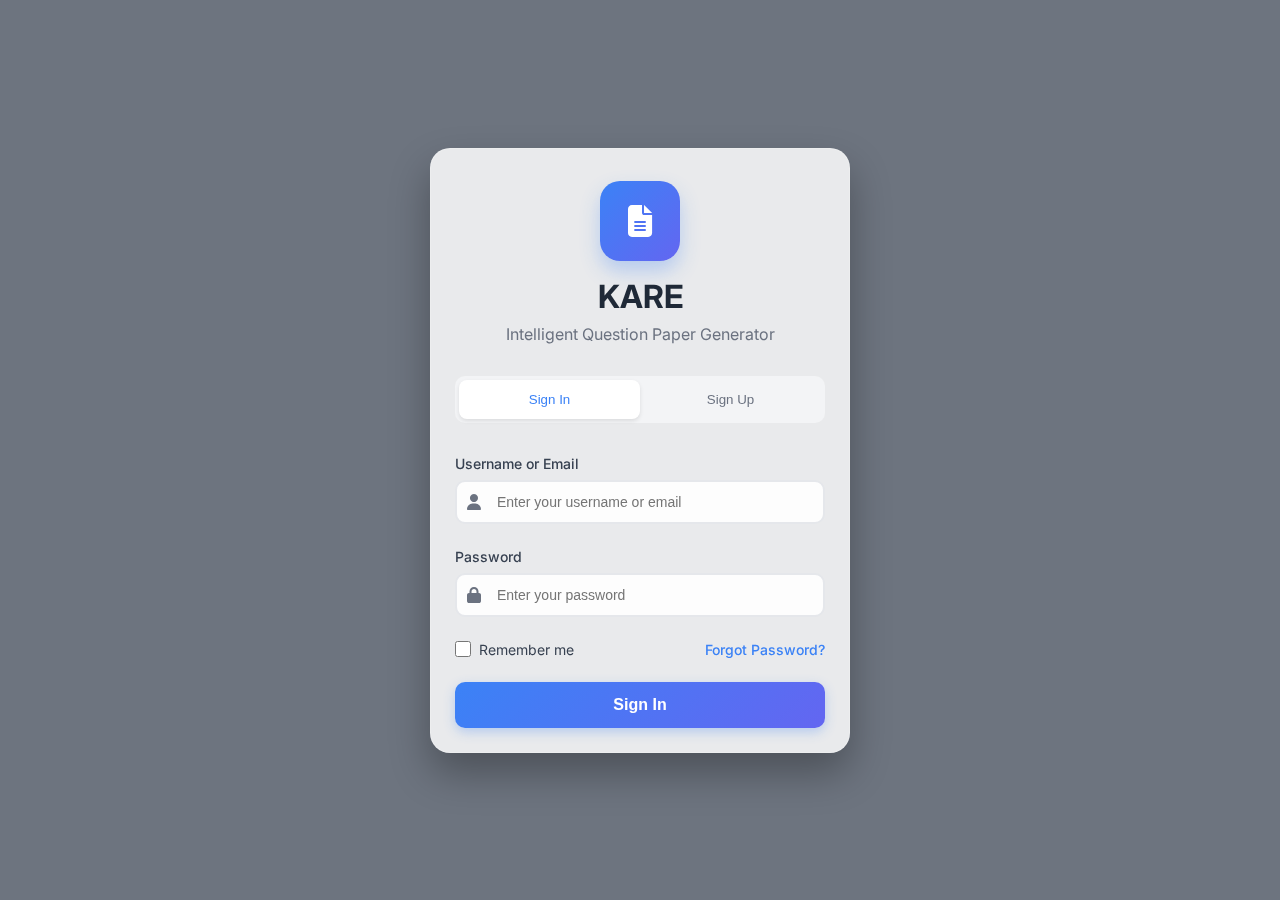
<file: index.html>
<!DOCTYPE html>
<html lang="en">
<head>
    <meta charset="UTF-8">
    <meta name="viewport" content="width=device-width, initial-scale=1.0">
    <title>KARE Paper AI - Question Paper Generator</title>
    <link rel="stylesheet" href="styles.css">
    <link href="https://fonts.googleapis.com/css2?family=Inter:wght@300;400;500;600;700&display=swap" rel="stylesheet">
    <link rel="stylesheet" href="https://cdnjs.cloudflare.com/ajax/libs/font-awesome/6.4.0/css/all.min.css">
</head>
<body>
    <!-- Header -->
    <header class="header">
        <div class="container">
            <div class="header-content">
                <div class="logo-section">
                    <div class="logo-icon">
                        <i class="fas fa-file-alt"></i>
                    </div>
                    <div class="logo-text">
                        <h1>KARE Paper AI</h1>
                        <p>Intelligent Question Paper Generator</p>
                    </div>
                </div>
                <nav class="nav-tabs">
                    <button class="nav-tab active" data-tab="generator">
                        <i class="fas fa-file-alt"></i>
                        <span>Generator</span>
                    </button>
                    <button class="nav-tab" data-tab="upload">
                        <i class="fas fa-upload"></i>
                        <span>Upload PDFs</span>
                    </button>
                    <button class="nav-tab" data-tab="ai-assistant">
                        <i class="fas fa-brain"></i>
                        <span>AI Assistant</span>
                    </button>
                </nav>
                <div class="user-section">
                    <div class="user-dropdown">
                        <button class="user-info" id="userDropdownBtn">
                            <i class="fas fa-user-circle"></i>
                            <span id="username-display">User</span>
                            <i class="fas fa-chevron-down"></i>
                        </button>
                        <div class="dropdown-menu" id="userDropdownMenu">
                            <div class="dropdown-header">
                                <div class="user-avatar">
                                    <i class="fas fa-user-circle"></i>
                                </div>
                                <div class="user-details">
                                    <div class="user-name" id="dropdown-name">User Name</div>
                                    <div class="user-email" id="dropdown-email">user@email.com</div>
                                </div>
                            </div>
                            <div class="dropdown-divider"></div>
                            <button class="dropdown-item" onclick="openSettings()">
                                <i class="fas fa-cog"></i>
                                <span>Settings</span>
                            </button>
                            <button class="dropdown-item" onclick="logout()">
                                <i class="fas fa-sign-out-alt"></i>
                                <span>Sign Out</span>
                            </button>
                        </div>
                    </div>
                </div>
            </div>
        </div>
    </header>

    <!-- Main Content -->
    <main class="main">
        <div class="container">
            <!-- Generator Tab -->
            <div id="generator" class="tab-content active">
                <!-- Welcome Screen -->
                <div id="welcome-screen" class="welcome-screen">
                    <div class="welcome-card">
                        <div class="welcome-icon">
                            <i class="fas fa-graduation-cap"></i>
                        </div>
                        <h2>Welcome to KARE Paper AI Generator</h2>
                        <p>Create professional question papers with AI assistance</p>
                        <div class="welcome-actions">
                            <button id="start-creating" class="btn btn-primary btn-large">
                                <i class="fas fa-plus"></i>
                                Start Creating Question Paper
                            </button>
                            <button id="go-to-upload" class="btn btn-secondary btn-large">
                                <i class="fas fa-upload"></i>
                                Upload PDFs
                            </button>
                        </div>
                    </div>
                </div>

                <!-- Paper Creation Form -->
                <div id="paper-form" class="paper-form hidden">
                    <!-- Course Details -->
                    <div class="form-section">
                        <div class="section-header">
                            <i class="fas fa-book"></i>
                            <h3>Course Details</h3>
                        </div>
                        <div class="form-grid">
                            <div class="form-group full-width">
                                <label for="university-name">University Name</label>
                                <input type="text" id="university-name" placeholder="Enter university name">
                            </div>
                            <div class="form-group">
                                <label for="course-code">Course Code</label>
                                <input type="text" id="course-code" placeholder="e.g., 21UMAT1303">
                            </div>
                            <div class="form-group span-2">
                                <label for="course-name">Course Name</label>
                                <input type="text" id="course-name" placeholder="Enter course name">
                            </div>
                            <div class="form-group">
                                <label for="degree">Degree</label>
                                <select id="degree">
                                    <option value="">Select Degree</option>
                                    <option value="B.Tech">B.Tech</option>
                                    <option value="M.Tech">M.Tech</option>
                                    <option value="B.Sc">B.Sc</option>
                                    <option value="M.Sc">M.Sc</option>
                                    <option value="MBA">MBA</option>
                                    <option value="MCA">MCA</option>
                                </select>
                            </div>
                            <div class="form-group">
                                <label for="year">Year</label>
                                <select id="year">
                                    <option value="">Select Year</option>
                                    <option value="I">I</option>
                                    <option value="II">II</option>
                                    <option value="III">III</option>
                                    <option value="IV">IV</option>
                                </select>
                            </div>
                            <div class="form-group">
                                <label for="semester">Semester</label>
                                <select id="semester">
                                    <option value="">Select Semester</option>
                                    <option value="I">I</option>
                                    <option value="II">II</option>
                                </select>
                            </div>
                            <div class="form-group">
                                <label for="duration">Duration</label>
                                <input type="text" id="duration" placeholder="e.g., 90 Minutes">
                            </div>
                            <div class="form-group">
                                <label for="max-marks">Maximum Marks</label>
                                <input type="number" id="max-marks" placeholder="50">
                            </div>
                            <div class="form-group">
                                <label for="exam-date">Date</label>
                                <input type="date" id="exam-date">
                            </div>
                            <div class="form-group">
                                <label for="session">Session</label>
                                <select id="session">
                                    <option value="">Select Session</option>
                                    <option value="FN">FN (Forenoon)</option>
                                    <option value="AN">AN (Afternoon)</option>
                                    <option value="EVE">EVE (Evening)</option>
                                </select>
                            </div>
                            <div class="form-group">
                                <label for="set-number">Set Number</label>
                                <input type="text" id="set-number" placeholder="03">
                            </div>
                            <div class="form-group">
                                <label for="exam-type">Examination Type</label>
                                <select id="exam-type">
                                    <option value="">Select Type</option>
                                    <option value="SESSIONAL EXAMINATION - I">Sessional Examination - I</option>
                                    <option value="SESSIONAL EXAMINATION - II">Sessional Examination - II</option>
                                    <option value="END SEMESTER EXAMINATION">End Semester Examination</option>
                                    <option value="SURPRISE TEST">Surprise Test</option>
                                </select>
                            </div>
                        </div>
                    </div>

                    <!-- Course Outcomes -->
                    <div class="form-section">
                        <div class="section-header">
                            <i class="fas fa-target"></i>
                            <h3>Course Outcomes (COs)</h3>
                            <button id="add-co" class="btn btn-success btn-small">
                                <i class="fas fa-plus"></i>
                                Add CO
                            </button>
                        </div>
                        <div id="course-outcomes" class="course-outcomes">
                            <!-- Course outcomes will be added dynamically -->
                        </div>
                    </div>

                    <!-- Questions Section -->
                    <div class="form-section">
                        <div class="section-header">
                            <i class="fas fa-question-circle"></i>
                            <h3>Questions</h3>
                        </div>
                        
                        <!-- Part A -->
                        <div class="question-part">
                            <div class="part-header">
                                <h4>Part A - Short Answer Questions</h4>
                                <button id="add-part-a" class="btn btn-primary btn-small">
                                    <i class="fas fa-plus"></i>
                                    Add Question
                                </button>
                            </div>
                            <div id="part-a-questions" class="questions-container">
                                <!-- Part A questions will be added dynamically -->
                            </div>
                        </div>

                        <!-- Part B -->
                        <div class="question-part">
                            <div class="part-header">
                                <h4>Part B - Long Answer Questions</h4>
                                <button id="add-part-b" class="btn btn-primary btn-small">
                                    <i class="fas fa-plus"></i>
                                    Add Question
                                </button>
                            </div>
                            <div id="part-b-questions" class="questions-container">
                                <!-- Part B questions will be added dynamically -->
                            </div>
                        </div>
                    </div>

                    <!-- Bloom's Taxonomy -->
                    <div class="form-section">
                        <div class="section-header">
                            <i class="fas fa-chart-bar"></i>
                            <h3>Bloom's Taxonomy Assessment</h3>
                        </div>
                        <div class="bloom-table-container">
                            <table class="bloom-table">
                                <thead>
                                    <tr>
                                        <th>Cognitive Level</th>
                                        <th>Target Marks</th>
                                        <th>Current Marks</th>
                                        <th>Difference</th>
                                        <th>Status</th>
                                    </tr>
                                </thead>
                                <tbody id="bloom-table-body">
                                    <!-- Bloom's taxonomy rows will be populated dynamically -->
                                </tbody>
                            </table>
                        </div>
                    </div>

                    <!-- Preview Section -->
                    <div class="form-section">
                        <div class="section-header">
                            <i class="fas fa-eye"></i>
                            <h3>Question Paper Preview</h3>
                            <div class="preview-actions">
                                <button id="generate-preview" class="btn btn-primary">
                                    <i class="fas fa-sync"></i>
                                    Generate Preview
                                </button>
                                <button id="download-pdf" class="btn btn-success">
                                    <i class="fas fa-download"></i>
                                    Download PDF
                                </button>
                            </div>
                        </div>
                        <div id="paper-preview" class="paper-preview">
                            <!-- Preview will be generated here -->
                        </div>
                    </div>
                </div>
            </div>

            <!-- Upload PDFs Tab -->
            <div id="upload" class="tab-content">
                <div class="upload-section">
                    <div class="upload-header">
                        <div class="upload-title">
                            <i class="fas fa-upload"></i>
                            <h2>Upload PDF Files</h2>
                        </div>
                        <p>Upload PDF files to generate difficulty-based question papers</p>
                    </div>

                    <!-- Upload Area -->
                    <div class="upload-area" id="upload-area">
                        <div class="upload-content">
                            <i class="fas fa-cloud-upload-alt"></i>
                            <h3>Drop PDF files here or click to browse</h3>
                            <p>Upload multiple PDF files for analysis</p>
                            <input type="file" id="file-input" multiple accept=".pdf" hidden>
                            <button class="btn btn-primary" onclick="document.getElementById('file-input').click()">
                                <i class="fas fa-folder-open"></i>
                                Choose Files
                            </button>
                        </div>
                    </div>

                    <!-- Upload Progress -->
                    <div id="upload-progress" class="upload-progress hidden">
                        <h3>Upload Progress</h3>
                        <div class="progress-bar">
                            <div class="progress-fill" id="progress-fill"></div>
                        </div>
                        <p id="progress-text">0% Complete</p>
                    </div>

                    <!-- Uploaded Files -->
                    <div id="uploaded-files" class="uploaded-files hidden">
                        <div class="section-header">
                            <i class="fas fa-file-pdf"></i>
                            <h3>Uploaded Files</h3>
                            <button id="analyze-files" class="btn btn-success">
                                <i class="fas fa-brain"></i>
                                Analyze Files
                            </button>
                        </div>
                        <div id="files-list" class="files-list">
                            <!-- Uploaded files will be listed here -->
                        </div>
                    </div>

                    <!-- Analysis Results -->
                    <div id="analysis-results" class="analysis-results hidden">
                        <div class="section-header">
                            <i class="fas fa-chart-line"></i>
                            <h3>Generated Question Papers</h3>
                        </div>
                        
                        <div class="analysis-summary">
                            <div class="summary-card">
                                <i class="fas fa-file-alt"></i>
                                <h4>Files Analyzed</h4>
                                <span id="files-count">0</span>
                            </div>
                            <div class="summary-card">
                                <i class="fas fa-layer-group"></i>
                                <h4>Papers Generated</h4>
                                <span>3</span>
                            </div>
                        </div>

                        <!-- Generated Papers -->
                        <div class="generated-papers">
                            <div class="papers-grid">
                                <!-- Easy Paper -->
                                <div class="paper-card easy">
                                    <div class="paper-header">
                                        <i class="fas fa-leaf"></i>
                                        <h4>Easy Level</h4>
                                        <span class="difficulty-badge easy">Easy</span>
                                    </div>
                                    <div class="paper-content">
                                        <p id="easy-paper-name">PDF content will be displayed here</p>
                                    </div>
                                    <div class="paper-actions">
                                        <button class="btn btn-outline preview-paper" data-level="easy">
                                            <i class="fas fa-eye"></i>
                                            Preview
                                        </button>
                                        <button class="btn btn-success download-paper" data-level="easy">
                                            <i class="fas fa-download"></i>
                                            Download
                                        </button>
                                    </div>
                                </div>

                                <!-- Medium Paper -->
                                <div class="paper-card medium">
                                    <div class="paper-header">
                                        <i class="fas fa-balance-scale"></i>
                                        <h4>Medium Level</h4>
                                        <span class="difficulty-badge medium">Medium</span>
                                    </div>
                                    <div class="paper-content">
                                        <p id="medium-paper-name">PDF content will be displayed here</p>
                                    </div>
                                    <div class="paper-actions">
                                        <button class="btn btn-outline preview-paper" data-level="medium">
                                            <i class="fas fa-eye"></i>
                                            Preview
                                        </button>
                                        <button class="btn btn-success download-paper" data-level="medium">
                                            <i class="fas fa-download"></i>
                                            Download
                                        </button>
                                    </div>
                                </div>

                                <!-- Hard Paper -->
                                <div class="paper-card hard">
                                    <div class="paper-header">
                                        <i class="fas fa-fire"></i>
                                        <h4>Hard Level</h4>
                                        <span class="difficulty-badge hard">Hard</span>
                                    </div>
                                    <div class="paper-content">
                                        <p id="hard-paper-name">PDF content will be displayed here</p>
                                    </div>
                                    <div class="paper-actions">
                                        <button class="btn btn-outline preview-paper" data-level="hard">
                                            <i class="fas fa-eye"></i>
                                            Preview
                                        </button>
                                        <button class="btn btn-success download-paper" data-level="hard">
                                            <i class="fas fa-download"></i>
                                            Download
                                        </button>
                                    </div>
                                </div>
                            </div>
                        </div>
                    </div>
                </div>
            </div>

            <!-- AI Assistant Tab -->
            <div id="ai-assistant" class="tab-content">
                <div class="ai-assistant">
                    <div class="ai-header">
                        <div class="ai-title">
                            <i class="fas fa-brain"></i>
                            <h2>AI Assistant</h2>
                        </div>
                        <p>Ask me anything! I'm here to help with education, mathematics, science, and more</p>
                    </div>

                    <!-- Quick Actions -->
                    <div class="quick-actions">
                        <h3>Quick Actions</h3>
                        <div class="action-grid" id="quick-actions-grid">
                            <!-- Quick actions will be populated dynamically -->
                        </div>
                    </div>

                    <!-- Chat Interface -->
                    <div class="chat-container">
                        <div class="chat-messages" id="chat-messages">
                            <div class="message assistant-message">
                                <div class="message-avatar">
                                    <i class="fas fa-robot"></i>
                                </div>
                                <div class="message-content">
                                    <p>Hello! I'm your AI assistant. I can help you with mathematics, science, education, study tips, career guidance, and much more. What would you like to know?</p>
                                </div>
                            </div>
                        </div>
                        <div class="chat-input">
                            <input type="text" id="chat-input" placeholder="Ask me anything...">
                            <button id="send-message" class="btn btn-primary">
                                <i class="fas fa-paper-plane"></i>
                            </button>
                        </div>
                    </div>
                </div>
            </div>
        </div>
    </main>

    <!-- Settings Modal -->
    <div id="settings-modal" class="modal hidden">
        <div class="modal-content">
            <div class="modal-header">
                <h3>Settings</h3>
                <button class="modal-close" onclick="closeSettings()">
                    <i class="fas fa-times"></i>
                </button>
            </div>
            <div class="modal-body">
                <div class="settings-section">
                    <h4>General Settings</h4>
                    <div class="form-grid">
                        <div class="form-group">
                            <label for="default-university">Default University</label>
                            <input type="text" id="default-university" value="Kalasalingam Academy of Research and Education">
                        </div>
                        <div class="form-group">
                            <label for="default-duration">Default Duration</label>
                            <select id="default-duration">
                                <option value="60 Minutes">60 Minutes</option>
                                <option value="90 Minutes" selected>90 Minutes</option>
                                <option value="120 Minutes">120 Minutes</option>
                                <option value="180 Minutes">180 Minutes</option>
                            </select>
                        </div>
                        <div class="form-group">
                            <label for="default-marks">Default Maximum Marks</label>
                            <select id="default-marks">
                                <option value="50" selected>50</option>
                                <option value="75">75</option>
                                <option value="100">100</option>
                                <option value="150">150</option>
                            </select>
                        </div>
                        <div class="form-group">
                            <label for="max-files">Maximum Files per Upload</label>
                            <select id="max-files">
                                <option value="5">5 Files</option>
                                <option value="10" selected>10 Files</option>
                                <option value="15">15 Files</option>
                                <option value="20">20 Files</option>
                            </select>
                        </div>
                    </div>
                </div>
            </div>
            <div class="modal-footer">
                <button class="btn btn-secondary" onclick="closeSettings()">Cancel</button>
                <button class="btn btn-success" onclick="saveSettings()">Save Settings</button>
            </div>
        </div>
    </div>

    <!-- Paper Preview Modal -->
    <div id="preview-modal" class="modal hidden">
        <div class="modal-content">
            <div class="modal-header">
                <h3 id="modal-title">Paper Preview</h3>
                <button class="modal-close" onclick="closePreviewModal()">
                    <i class="fas fa-times"></i>
                </button>
            </div>
            <div class="modal-body" id="modal-body">
                <!-- Preview content will be inserted here -->
            </div>
            <div class="modal-footer">
                <button class="btn btn-secondary" onclick="closePreviewModal()">Close</button>
                <button class="btn btn-success" id="modal-download">
                    <i class="fas fa-download"></i>
                    Download
                </button>
            </div>
        </div>
    </div>

    <script src="script.js"></script>
</body>
</html>
</file>
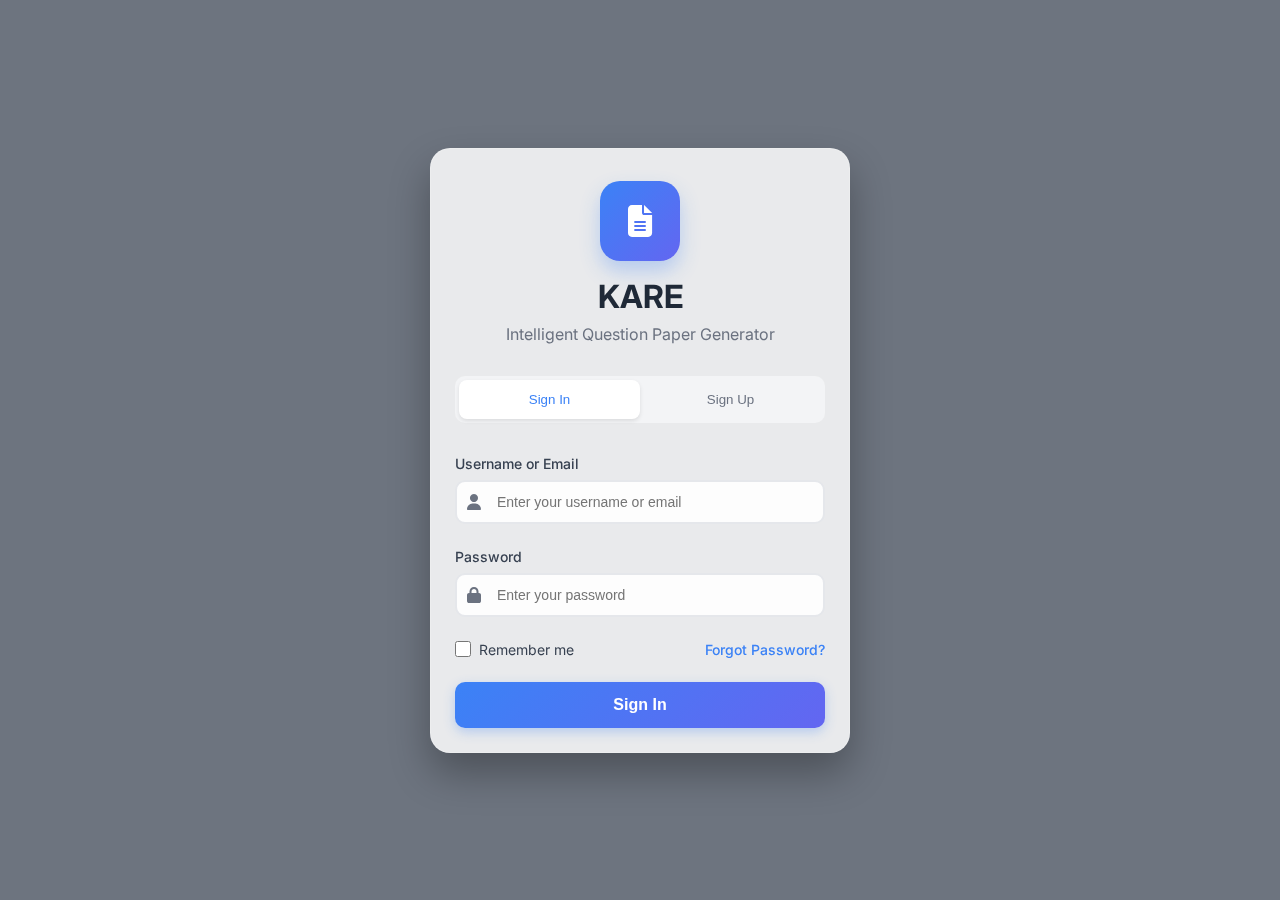
<file: login.html>
<!DOCTYPE html>
<html lang="en">
<head>
    <meta charset="UTF-8">
    <meta name="viewport" content="width=device-width, initial-scale=1.0">
    <title>KARE Paper System - Login</title>
    <link href="https://fonts.googleapis.com/css2?family=Inter:wght@300;400;500;600;700&display=swap" rel="stylesheet">
    <link rel="stylesheet" href="https://cdnjs.cloudflare.com/ajax/libs/font-awesome/6.4.0/css/all.min.css">
    <style>
        * {
            margin: 0;
            padding: 0;
            box-sizing: border-box;
        }

        body {
            font-family: 'Inter', sans-serif;
            height: 100vh;
            display: flex;
            align-items: center;
            justify-content: center;
            overflow: hidden;
        }

        .background-slider {
            position: fixed;
            top: 0;
            left: 0;
            width: 100vw;
            height: 100vh;
            z-index: 0;
            pointer-events: none;
        }
        .background-slide {
            position: absolute;
            top: 0;
            left: 0;
            width: 100vw;
            height: 100vh;
            background-size: cover;
            background-position: center;
            opacity: 0;
            transition: opacity 1.5s ease;
        }
        .background-slide.active {
            opacity: 1;
            transition: opacity 1.5s ease;
        }

        .background-overlay {
            position: fixed;
            top: 0;
            left: 0;
            width: 100vw;
            height: 100vh;
            background: rgba(30, 41, 59, 0.65); /* dark blue/gray, 65% opacity */
            z-index: 1;
            pointer-events: none;
        }

        .auth-container {
            background: rgba(255, 255, 255, 0.85);
            backdrop-filter: blur(10px);
            border-radius: 20px;
            padding: 2rem 1.5rem 1.5rem 1.5rem;
            box-shadow: 0 20px 40px rgba(0, 0, 0, 0.3);
            width: 100%;
            max-width: 420px;
            border: 1px solid rgba(255, 255, 255, 0.2);
            animation: slideUp 0.8s ease-out;
            z-index: 2;
        }

        @keyframes slideUp {
            from {
                opacity: 0;
                transform: translateY(50px);
            }
            to {
                opacity: 1;
                transform: translateY(0);
            }
        }

        .logo-section {
            text-align: center;
            margin-bottom: 2rem;
        }

        .logo-icon {
            width: 80px;
            height: 80px;
            background: linear-gradient(135deg, #3b82f6, #6366f1);
            border-radius: 20px;
            display: flex;
            align-items: center;
            justify-content: center;
            margin: 0 auto 1rem;
            color: white;
            font-size: 32px;
            box-shadow: 0 10px 20px rgba(59, 130, 246, 0.3);
        }

        .logo-text h1 {
            font-size: 2rem;
            font-weight: 700;
            color: #1f2937;
            margin-bottom: 0.5rem;
        }

        .logo-text p {
            color: #6b7280;
            font-size: 1rem;
        }

        .auth-tabs {
            display: flex;
            margin-bottom: 2rem;
            background: #f3f4f6;
            border-radius: 10px;
            padding: 4px;
        }

        .auth-tab {
            flex: 1;
            padding: 12px;
            background: transparent;
            border: none;
            border-radius: 8px;
            font-weight: 500;
            cursor: pointer;
            transition: all 0.3s ease;
            color: #6b7280;
        }

        .auth-tab.active {
            background: white;
            color: #3b82f6;
            box-shadow: 0 2px 4px rgba(0, 0, 0, 0.1);
        }

        .auth-form {
            display: none;
        }

        .auth-form.active {
            display: block;
        }

        .form-group {
            margin-bottom: 1.5rem;
        }

        .form-group label {
            display: block;
            font-size: 0.875rem;
            font-weight: 500;
            color: #374151;
            margin-bottom: 0.5rem;
        }

        .input-wrapper {
            position: relative;
        }

        .input-wrapper i {
            position: absolute;
            left: 12px;
            top: 50%;
            transform: translateY(-50%);
            color: #6b7280;
            font-size: 16px;
        }

        .form-input {
            width: 100%;
            padding: 12px 12px 12px 40px;
            border: 2px solid #e5e7eb;
            border-radius: 10px;
            font-size: 0.875rem;
            transition: all 0.3s ease;
            background: rgba(255, 255, 255, 0.9);
        }

        .form-input:focus {
            outline: none;
            border-color: #3b82f6;
            box-shadow: 0 0 0 3px rgba(59, 130, 246, 0.1);
            background: white;
        }

        .remember-forgot {
            display: flex;
            justify-content: space-between;
            align-items: center;
            margin-bottom: 1.5rem;
        }

        .checkbox-wrapper {
            display: flex;
            align-items: center;
            gap: 8px;
        }

        .checkbox-wrapper input[type="checkbox"] {
            width: 16px;
            height: 16px;
            accent-color: #3b82f6;
        }

        .checkbox-wrapper label {
            font-size: 0.875rem;
            color: #374151;
            margin: 0;
        }

        .forgot-link {
            color: #3b82f6;
            text-decoration: none;
            font-size: 0.875rem;
            font-weight: 500;
        }

        .forgot-link:hover {
            text-decoration: underline;
        }

        .auth-btn {
            width: 100%;
            background: linear-gradient(135deg, #3b82f6, #6366f1);
            color: white;
            border: none;
            padding: 14px;
            border-radius: 10px;
            font-size: 1rem;
            font-weight: 600;
            cursor: pointer;
            transition: all 0.3s ease;
            box-shadow: 0 4px 12px rgba(59, 130, 246, 0.3);
        }

        .auth-btn:hover {
            transform: translateY(-2px);
            box-shadow: 0 8px 20px rgba(59, 130, 246, 0.4);
        }

        .auth-btn:active {
            transform: translateY(0);
        }

        .auth-btn:disabled {
            opacity: 0.7;
            cursor: not-allowed;
            transform: none;
        }

        .error-message, .success-message {
            padding: 12px;
            border-radius: 8px;
            font-size: 0.875rem;
            margin-bottom: 1rem;
            display: none;
        }

        .error-message {
            background: rgba(239, 68, 68, 0.1);
            border: 1px solid rgba(239, 68, 68, 0.2);
            color: #dc2626;
        }

        .success-message {
            background: rgba(16, 185, 129, 0.1);
            border: 1px solid rgba(16, 185, 129, 0.2);
            color: #059669;
        }

        .loading {
            display: none;
            align-items: center;
            justify-content: center;
            gap: 8px;
        }

        .loading.active {
            display: flex;
        }

        .spinner {
            width: 16px;
            height: 16px;
            border: 2px solid rgba(255, 255, 255, 0.3);
            border-top: 2px solid white;
            border-radius: 50%;
            animation: spin 1s linear infinite;
        }

        @keyframes spin {
            0% { transform: rotate(0deg); }
            100% { transform: rotate(360deg); }
        }

        .name-fields {
            display: grid;
            grid-template-columns: 1fr 1fr;
            gap: 1rem;
        }

        @media (max-width: 480px) {
            .auth-container {
                margin: 1rem;
                padding: 2rem;
            }

            .logo-text h1 {
                font-size: 1.5rem;
            }

            .logo-icon {
                width: 60px;
                height: 60px;
                font-size: 24px;
            }

            .name-fields {
                grid-template-columns: 1fr;
                gap: 1rem;
            }
        }
    </style>
</head>
<body>
    <div class="background-slider">
        <div class="background-slide active" style="background-image: url('https://dl.dropboxusercontent.com/s/aldhlon89d5bbdw/Kalasalingam%20Img%20Rah87.jpg');"></div>
        <div class="background-slide" style="background-image: url('https://www.kalasalingam.ac.in/wp-content/uploads/2021/06/IMG_1066-1-scaled.jpg');"></div>
        <div class="background-slide" style="background-image: url('https://kalasalingam.ac.in/wp-content/uploads/2021/08/building-4-scaled.jpg');"></div>
    </div>
    <div class="background-overlay"></div>
    <div class="auth-container">
        <div id="auth-header-section">
            <div class="logo-section">
                <div class="logo-icon">
                    <i class="fas fa-file-alt"></i>
                </div>
                <div class="logo-text">
                    <h1>KARE</h1>
                    <p>Intelligent Question Paper Generator</p>
                </div>
            </div>
            <!-- Auth Tabs -->
            <div class="auth-tabs">
                <button class="auth-tab active" onclick="switchAuthTab('login')">Sign In</button>
                <button class="auth-tab" onclick="switchAuthTab('signup')">Sign Up</button>
            </div>
        </div>

        <div id="error-message" class="error-message" style="box-shadow:0 2px 8px rgba(239,68,68,0.08); font-weight:600; display:none;"><i class='fas fa-exclamation-circle' style='margin-right:8px;'></i><span id="error-text"></span></div>
        <div id="success-message" class="success-message" style="box-shadow:0 2px 8px rgba(16,185,129,0.08); font-weight:600; display:none;"><i class='fas fa-check-circle' style='margin-right:8px;'></i><span id="success-text"></span></div>

        <!-- Login Form -->
        <form class="auth-form active" id="loginForm">
            <div class="form-group">
                <label for="login-username">Username or Email</label>
                <div class="input-wrapper">
                    <i class="fas fa-user"></i>
                    <input type="text" id="login-username" class="form-input" placeholder="Enter your username or email" required>
                </div>
            </div>

            <div class="form-group">
                <label for="login-password">Password</label>
                <div class="input-wrapper">
                    <i class="fas fa-lock"></i>
                    <input type="password" id="login-password" class="form-input" placeholder="Enter your password" required oninput="this.nextElementSibling.style.display='block'" onfocus="this.nextElementSibling.style.display='block'">
                </div>
            </div>

            <div class="remember-forgot">
                <div class="checkbox-wrapper">
                    <input type="checkbox" id="remember" name="remember">
                    <label for="remember">Remember me</label>
                </div>
                <a href="#" class="forgot-link">Forgot Password?</a>
            </div>

            <button type="submit" class="auth-btn" id="loginBtn">
                <span id="loginText">Sign In</span>
                <div class="loading" id="loginLoading">
                    <div class="spinner"></div>
                    <span>Signing in...</span>
                </div>
            </button>
        </form>

        <!-- Signup Form -->
        <form class="auth-form" id="signupForm">
            <h2 style="text-align:center; margin-bottom: 1.5rem; color:#3b82f6; font-size:1.5rem; font-weight:600; letter-spacing:0.5px;">Create Your Account</h2>
            <div class="name-fields">
                <div class="form-group">
                    <label for="first-name">First Name</label>
                    <div class="input-wrapper">
                        <i class="fas fa-user"></i>
                        <input type="text" id="first-name" class="form-input" placeholder="First name" required autocomplete="given-name">
                    </div>
                </div>
                <div class="form-group">
                    <label for="last-name">Last Name</label>
                    <div class="input-wrapper">
                        <i class="fas fa-user"></i>
                        <input type="text" id="last-name" class="form-input" placeholder="Last name" required autocomplete="family-name">
                    </div>
                </div>
            </div>
            <hr style="border:none; border-top:1px solid #e5e7eb; margin:1.5rem 0;">
            <div class="form-group">
                <label for="signup-username">Username</label>
                <div class="input-wrapper">
                    <i class="fas fa-at"></i>
                    <input type="text" id="signup-username" class="form-input" placeholder="Choose a username" required autocomplete="username">
                </div>
            </div>
            <div class="form-group">
                <label for="signup-email">Email</label>
                <div class="input-wrapper">
                    <i class="fas fa-envelope"></i>
                    <input type="email" id="signup-email" class="form-input" placeholder="Enter your email" required autocomplete="email">
                </div>
            </div>
            <div class="form-group">
                <label for="signup-password">Password</label>
                <div class="input-wrapper">
                    <i class="fas fa-lock"></i>
                    <input type="password" id="signup-password" class="form-input" placeholder="Create a password" required autocomplete="new-password" oninput="this.nextElementSibling.style.display='block'" onfocus="this.nextElementSibling.style.display='block'">
                </div>
            </div>
            <div class="form-group">
                <label for="confirm-password">Confirm Password</label>
                <div class="input-wrapper">
                    <i class="fas fa-lock"></i>
                    <input type="password" id="confirm-password" class="form-input" placeholder="Confirm your password" required autocomplete="new-password" oninput="this.nextElementSibling.style.display='block'" onfocus="this.nextElementSibling.style.display='block'">
                </div>
            </div>
            <button type="submit" class="auth-btn" id="signupBtn" style="margin-top:2rem;">
                <span id="signupText">Create Account</span>
                <div class="loading" id="signupLoading">
                    <div class="spinner"></div>
                    <span>Creating account...</span>
                </div>
            </button>
        </form>
    </div>

    <script>
        // Background slider logic
        const slides = document.querySelectorAll('.background-slide');
        let currentSlide = 0;
        setInterval(() => {
            slides[currentSlide].classList.remove('active');
            currentSlide = (currentSlide + 1) % slides.length;
            slides[currentSlide].classList.add('active');
        }, 4000);

        // User storage for registered users
        let registeredUsers = JSON.parse(localStorage.getItem('registeredUsers')) || [];

        // Initialize with some default users if none exist
        if (registeredUsers.length === 0) {
            registeredUsers = [
                { 
                    username: 'admin', 
                    email: 'admin@kare.edu', 
                    password: 'admin123', 
                    firstName: 'System', 
                    lastName: 'Administrator' 
                },
                { 
                    username: 'teacher', 
                    email: 'teacher@kare.edu', 
                    password: 'teacher123', 
                    firstName: 'Dr. Sarah', 
                    lastName: 'Johnson' 
                }
            ];
            localStorage.setItem('registeredUsers', JSON.stringify(registeredUsers));
        }

        function switchAuthTab(tab) {
            // Update tab buttons
            document.querySelectorAll('.auth-tab').forEach(btn => {
                if ((tab === 'login' && btn.textContent.trim() === 'Sign In') || (tab === 'signup' && btn.textContent.trim() === 'Sign Up')) {
                    btn.classList.add('active');
                } else {
                    btn.classList.remove('active');
                }
            });

            // Update forms
            document.querySelectorAll('.auth-form').forEach(form => form.classList.remove('active'));
            document.getElementById(tab + 'Form').classList.add('active');

            // Hide or show header section
            const headerSection = document.getElementById('auth-header-section');
            if (tab === 'signup') {
                headerSection.style.display = 'none';
            } else {
                headerSection.style.display = '';
            }

            // Clear messages
            showMessage('', '');
        }

        function showMessage(message, type) {
            const errorDiv = document.getElementById('error-message');
            const successDiv = document.getElementById('success-message');
            const errorText = document.getElementById('error-text');
            const successText = document.getElementById('success-text');
            errorDiv.style.display = 'none';
            successDiv.style.display = 'none';
            if (type === 'error') {
                errorText.innerText = message;
                errorDiv.style.display = 'block';
            } else if (type === 'success') {
                successText.innerText = message;
                successDiv.style.display = 'block';
            }
        }

        function setLoading(formType, loading) {
            const btn = document.getElementById(formType + 'Btn');
            const text = document.getElementById(formType + 'Text');
            const loadingEl = document.getElementById(formType + 'Loading');
            
            if (loading) {
                text.style.display = 'none';
                loadingEl.classList.add('active');
                btn.disabled = true;
            } else {
                text.style.display = 'block';
                loadingEl.classList.remove('active');
                btn.disabled = false;
            }
        }

        function validateEmail(email) {
            const emailRegex = /^[^\s@]+@[^\s@]+\.[^\s@]+$/;
            return emailRegex.test(email);
        }

        function validatePassword(password) {
            return password.length >= 6;
        }

        // Login Form Handler
        document.getElementById('loginForm').addEventListener('submit', function(e) {
            e.preventDefault();
            
            const username = document.getElementById('login-username').value.trim();
            const password = document.getElementById('login-password').value;
            const remember = document.getElementById('remember').checked;
            
            showMessage('', '');
            
            if (!username || !password) {
                showMessage('Please fill in all fields.', 'error');
                return;
            }
            
            setLoading('login', true);
            
            setTimeout(() => {
                const user = registeredUsers.find(u => 
                    (u.username === username || u.email === username) && u.password === password
                );
                
                if (user) {
                    const userData = {
                        username: user.username,
                        name: `${user.firstName} ${user.lastName}`,
                        email: user.email,
                        loginTime: new Date().toISOString(),
                        remember: remember
                    };
                    
                    if (remember) {
                        localStorage.setItem('edupaperUser', JSON.stringify(userData));
                    } else {
                        sessionStorage.setItem('edupaperUser', JSON.stringify(userData));
                    }
                    
                    showMessage('Login successful! Redirecting...', 'success');
                    
                    setTimeout(() => {
                        window.location.href = 'index.html';
                    }, 1500);
                } else {
                    showMessage('Invalid username/email or password. Please try again.', 'error');
                    setLoading('login', false);
                }
            }, 1500);
        });

        // Signup Form Handler
        document.getElementById('signupForm').addEventListener('submit', function(e) {
            e.preventDefault();
            
            const firstName = document.getElementById('first-name').value.trim();
            const lastName = document.getElementById('last-name').value.trim();
            const username = document.getElementById('signup-username').value.trim();
            const email = document.getElementById('signup-email').value.trim();
            const password = document.getElementById('signup-password').value;
            const confirmPassword = document.getElementById('confirm-password').value;
            
            showMessage('', '');
            
            // Validation
            if (!firstName || !lastName || !username || !email || !password || !confirmPassword) {
                showMessage('Please fill in all fields.', 'error');
                return;
            }
            
            if (!validateEmail(email)) {
                showMessage('Please enter a valid email address.', 'error');
                return;
            }
            
            if (!validatePassword(password)) {
                showMessage('Password must be at least 6 characters long.', 'error');
                return;
            }
            
            if (password !== confirmPassword) {
                showMessage('Passwords do not match.', 'error');
                return;
            }
            
            // Check if username or email already exists
            const existingUser = registeredUsers.find(u => 
                u.username === username || u.email === email
            );
            
            if (existingUser) {
                if (existingUser.username === username) {
                    showMessage('Username already exists. Please choose a different username.', 'error');
                } else {
                    showMessage('Email already registered. Please use a different email.', 'error');
                }
                return;
            }
            
            setLoading('signup', true);
            
            setTimeout(() => {
                // Create new user
                const newUser = {
                    firstName,
                    lastName,
                    username,
                    email,
                    password,
                    createdAt: new Date().toISOString()
                };
                
                registeredUsers.push(newUser);
                localStorage.setItem('registeredUsers', JSON.stringify(registeredUsers));
                
                showMessage('Account created successfully! You can now sign in.', 'success');
                setLoading('signup', false);
                
                // Clear form
                document.getElementById('signupForm').reset();
                
                // Switch to login tab after 2 seconds and pre-fill username/email
                setTimeout(() => {
                    switchAuthTab('login');
                    document.getElementById('login-username').value = username;
                }, 2000);
            }, 1500);
        });

        // Check if user is already logged in
        window.addEventListener('load', function() {
            const userData = localStorage.getItem('edupaperUser') || sessionStorage.getItem('edupaperUser');
            if (userData) {
                showMessage('You are already logged in. Redirecting...', 'success');
                setTimeout(() => {
                    window.location.href = 'index.html';
                }, 1000);
            }
        });
    </script>
</body>
</html>
</file>
<file: styles.css>
/* Reset and Base Styles */
* {
    margin: 0;
    padding: 0;
    box-sizing: border-box;
}

body {
    font-family: 'Inter', -apple-system, BlinkMacSystemFont, 'Segoe UI', Roboto, sans-serif;
    line-height: 1.6;
    color: #1f2937;
    background-color: #f9fafb;
}

.container {
    max-width: 1200px;
    margin: 0 auto;
    padding: 0 20px;
}

/* Header Styles */
.header {
    background: white;
    border-bottom: 1px solid #e5e7eb;
    box-shadow: 0 1px 3px rgba(0, 0, 0, 0.1);
    position: sticky;
    top: 0;
    z-index: 100;
}

.header-content {
    display: flex;
    align-items: center;
    justify-content: space-between;
    padding: 1rem 0;
}

.logo-section {
    display: flex;
    align-items: center;
    gap: 12px;
}

.logo-icon {
    width: 48px;
    height: 48px;
    background: linear-gradient(135deg, #3b82f6, #6366f1);
    border-radius: 12px;
    display: flex;
    align-items: center;
    justify-content: center;
    color: white;
    font-size: 20px;
}

.logo-text h1 {
    font-size: 1.5rem;
    font-weight: 700;
    color: #1f2937;
    margin-bottom: 2px;
}

.logo-text p {
    font-size: 0.875rem;
    color: #6b7280;
}

.nav-tabs {
    display: flex;
    gap: 8px;
}

.nav-tab {
    display: flex;
    align-items: center;
    gap: 8px;
    padding: 12px 16px;
    border: none;
    background: transparent;
    border-radius: 8px;
    cursor: pointer;
    transition: all 0.2s;
    font-size: 0.875rem;
    font-weight: 500;
    color: #6b7280;
}

.nav-tab:hover {
    background: #f3f4f6;
    color: #374151;
}

.nav-tab.active {
    background: #dbeafe;
    color: #1d4ed8;
    border: 1px solid #bfdbfe;
}

.nav-tab i {
    font-size: 16px;
}

/* User Section */
.user-section {
    position: relative;
}

.user-dropdown {
    position: relative;
}

.user-info {
    display: flex;
    align-items: center;
    gap: 8px;
    padding: 8px 12px;
    background: transparent;
    border: 1px solid #e5e7eb;
    border-radius: 8px;
    cursor: pointer;
    transition: all 0.2s;
    color: #374151;
    font-size: 0.875rem;
    font-weight: 500;
}

.user-info:hover {
    background: #f3f4f6;
    border-color: #d1d5db;
}

.user-info i:first-child {
    font-size: 20px;
    color: #6b7280;
}

.user-info i:last-child {
    font-size: 12px;
    transition: transform 0.2s;
}

.user-dropdown.active .user-info i:last-child {
    transform: rotate(180deg);
}

.dropdown-menu {
    position: absolute;
    top: 100%;
    right: 0;
    background: white;
    border: 1px solid #e5e7eb;
    border-radius: 8px;
    box-shadow: 0 4px 6px rgba(0, 0, 0, 0.1);
    min-width: 250px;
    z-index: 1000;
    opacity: 0;
    visibility: hidden;
    transform: translateY(-10px);
    transition: all 0.2s;
}

.user-dropdown.active .dropdown-menu {
    opacity: 1;
    visibility: visible;
    transform: translateY(0);
}

.dropdown-header {
    display: flex;
    align-items: center;
    gap: 12px;
    padding: 16px;
    border-bottom: 1px solid #e5e7eb;
}

.user-avatar {
    width: 40px;
    height: 40px;
    background: #f3f4f6;
    border-radius: 50%;
    display: flex;
    align-items: center;
    justify-content: center;
    color: #6b7280;
    font-size: 20px;
}

.user-details {
    flex: 1;
}

.user-name {
    font-weight: 600;
    color: #1f2937;
    margin-bottom: 2px;
}

.user-email {
    font-size: 0.875rem;
    color: #6b7280;
}

.dropdown-divider {
    height: 1px;
    background: #e5e7eb;
    margin: 8px 0;
}

.dropdown-item {
    display: flex;
    align-items: center;
    gap: 12px;
    width: 100%;
    padding: 12px 16px;
    background: none;
    border: none;
    text-align: left;
    cursor: pointer;
    transition: background 0.2s;
    color: #374151;
    font-size: 0.875rem;
}

.dropdown-item:hover {
    background: #f3f4f6;
}

.dropdown-item i {
    width: 16px;
    color: #6b7280;
}

/* Main Content */
.main {
    padding: 2rem 0;
    min-height: calc(100vh - 80px);
}

.tab-content {
    display: none;
}

.tab-content.active {
    display: block;
}

/* Welcome Screen */
.welcome-screen {
    display: flex;
    align-items: center;
    justify-content: center;
    min-height: 60vh;
}

.welcome-card {
    text-align: center;
    background: white;
    padding: 3rem;
    border-radius: 16px;
    box-shadow: 0 4px 6px rgba(0, 0, 0, 0.05);
    border: 1px solid #e5e7eb;
    max-width: 600px;
}

.welcome-icon {
    width: 80px;
    height: 80px;
    background: linear-gradient(135deg, #10b981, #059669);
    border-radius: 50%;
    display: flex;
    align-items: center;
    justify-content: center;
    margin: 0 auto 1.5rem;
    color: white;
    font-size: 32px;
}

.welcome-card h2 {
    font-size: 2rem;
    font-weight: 700;
    margin-bottom: 0.5rem;
    color: #1f2937;
}

.welcome-card p {
    color: #6b7280;
    margin-bottom: 2rem;
    font-size: 1.125rem;
}

.welcome-actions {
    display: flex;
    gap: 1rem;
    justify-content: center;
    flex-wrap: wrap;
}

/* Buttons */
.btn {
    display: inline-flex;
    align-items: center;
    gap: 8px;
    padding: 12px 20px;
    border: none;
    border-radius: 8px;
    font-size: 0.875rem;
    font-weight: 500;
    cursor: pointer;
    transition: all 0.2s;
    text-decoration: none;
}

.btn-primary {
    background: #3b82f6;
    color: white;
}

.btn-primary:hover {
    background: #2563eb;
    transform: translateY(-1px);
}

.btn-success {
    background: #10b981;
    color: white;
}

.btn-success:hover {
    background: #059669;
    transform: translateY(-1px);
}

.btn-secondary {
    background: #6b7280;
    color: white;
}

.btn-secondary:hover {
    background: #4b5563;
}

.btn-outline {
    background: transparent;
    border: 1px solid #d1d5db;
    color: #374151;
}

.btn-outline:hover {
    background: #f9fafb;
    border-color: #9ca3af;
}

.btn-small {
    padding: 8px 12px;
    font-size: 0.8rem;
}

.btn-large {
    padding: 16px 24px;
    font-size: 1rem;
}

/* Form Styles */
.paper-form {
    max-width: 1000px;
    margin: 0 auto;
}

.form-section {
    background: white;
    border-radius: 12px;
    padding: 1.5rem;
    margin-bottom: 1.5rem;
    box-shadow: 0 1px 3px rgba(0, 0, 0, 0.1);
    border: 1px solid #e5e7eb;
}

.section-header {
    display: flex;
    align-items: center;
    gap: 12px;
    margin-bottom: 1.5rem;
    padding-bottom: 1rem;
    border-bottom: 1px solid #e5e7eb;
}

.section-header i {
    color: #3b82f6;
    font-size: 20px;
}

.section-header h3 {
    font-size: 1.25rem;
    font-weight: 600;
    color: #1f2937;
    flex: 1;
}

.form-grid {
    display: grid;
    grid-template-columns: repeat(auto-fit, minmax(250px, 1fr));
    gap: 1rem;
}

.form-group {
    display: flex;
    flex-direction: column;
}

.form-group.full-width {
    grid-column: 1 / -1;
}

.form-group.span-2 {
    grid-column: span 2;
}

.form-group label {
    font-size: 0.875rem;
    font-weight: 500;
    color: #374151;
    margin-bottom: 0.5rem;
}

.form-group input,
.form-group select,
.form-group textarea {
    padding: 12px;
    border: 1px solid #d1d5db;
    border-radius: 8px;
    font-size: 0.875rem;
    transition: all 0.2s;
}

.form-group input:focus,
.form-group select:focus,
.form-group textarea:focus {
    outline: none;
    border-color: #3b82f6;
    box-shadow: 0 0 0 3px rgba(59, 130, 246, 0.1);
}

/* Upload Section */
.upload-section {
    max-width: 1000px;
    margin: 0 auto;
}

.upload-header {
    text-align: center;
    margin-bottom: 2rem;
}

.upload-title {
    display: flex;
    align-items: center;
    justify-content: center;
    gap: 12px;
    margin-bottom: 0.5rem;
}

.upload-title i {
    color: #3b82f6;
    font-size: 24px;
}

.upload-title h2 {
    font-size: 1.75rem;
    font-weight: 700;
    color: #1f2937;
}

.upload-area {
    background: white;
    border: 2px dashed #d1d5db;
    border-radius: 12px;
    padding: 3rem;
    text-align: center;
    margin-bottom: 2rem;
    transition: all 0.2s;
    cursor: pointer;
}

.upload-area:hover {
    border-color: #3b82f6;
    background: #f8fafc;
}

.upload-area.dragover {
    border-color: #3b82f6;
    background: #dbeafe;
}

.upload-content i {
    font-size: 48px;
    color: #9ca3af;
    margin-bottom: 1rem;
}

.upload-content h3 {
    font-size: 1.25rem;
    font-weight: 600;
    color: #1f2937;
    margin-bottom: 0.5rem;
}

.upload-content p {
    color: #6b7280;
    margin-bottom: 1.5rem;
}

/* Upload Progress */
.upload-progress {
    background: white;
    border-radius: 12px;
    padding: 1.5rem;
    margin-bottom: 1.5rem;
    box-shadow: 0 1px 3px rgba(0, 0, 0, 0.1);
    border: 1px solid #e5e7eb;
}

.progress-bar {
    width: 100%;
    height: 8px;
    background: #e5e7eb;
    border-radius: 4px;
    overflow: hidden;
    margin: 1rem 0;
}

.progress-fill {
    height: 100%;
    background: linear-gradient(90deg, #3b82f6, #10b981);
    border-radius: 4px;
    transition: width 0.3s ease;
    width: 0%;
}

/* Uploaded Files */
.uploaded-files {
    background: white;
    border-radius: 12px;
    padding: 1.5rem;
    margin-bottom: 1.5rem;
    box-shadow: 0 1px 3px rgba(0, 0, 0, 0.1);
    border: 1px solid #e5e7eb;
}

.files-list {
    display: grid;
    gap: 1rem;
}

.file-item {
    display: flex;
    align-items: center;
    gap: 12px;
    padding: 1rem;
    background: #f9fafb;
    border-radius: 8px;
    border: 1px solid #e5e7eb;
}

.file-icon {
    width: 40px;
    height: 40px;
    background: #ef4444;
    border-radius: 8px;
    display: flex;
    align-items: center;
    justify-content: center;
    color: white;
    font-size: 16px;
}

.file-info {
    flex: 1;
}

.file-name {
    font-weight: 500;
    color: #1f2937;
    margin-bottom: 2px;
}

.file-size {
    font-size: 0.875rem;
    color: #6b7280;
}

.file-actions {
    display: flex;
    gap: 8px;
}

.btn-danger {
    background: #ef4444;
    color: white;
    padding: 8px;
    border-radius: 6px;
}

.btn-danger:hover {
    background: #dc2626;
}

/* Analysis Results */
.analysis-results {
    background: white;
    border-radius: 12px;
    padding: 1.5rem;
    margin-bottom: 1.5rem;
    box-shadow: 0 1px 3px rgba(0, 0, 0, 0.1);
    border: 1px solid #e5e7eb;
}

.analysis-summary {
    display: grid;
    grid-template-columns: repeat(auto-fit, minmax(200px, 1fr));
    gap: 1rem;
    margin-bottom: 2rem;
}

.summary-card {
    background: #f8fafc;
    border-radius: 8px;
    padding: 1.5rem;
    text-align: center;
    border: 1px solid #e2e8f0;
}

.summary-card i {
    font-size: 24px;
    color: #3b82f6;
    margin-bottom: 0.5rem;
}

.summary-card h4 {
    font-size: 0.875rem;
    font-weight: 500;
    color: #6b7280;
    margin-bottom: 0.5rem;
}

.summary-card span {
    font-size: 1.5rem;
    font-weight: 700;
    color: #1f2937;
}

/* Generated Papers */
.generated-papers h3 {
    font-size: 1.25rem;
    font-weight: 600;
    color: #1f2937;
    margin-bottom: 1rem;
}

.papers-grid {
    display: grid;
    grid-template-columns: repeat(auto-fit, minmax(300px, 1fr));
    gap: 1.5rem;
}

.paper-card {
    background: white;
    border-radius: 12px;
    padding: 1.5rem;
    box-shadow: 0 2px 4px rgba(0, 0, 0, 0.1);
    border: 2px solid transparent;
    transition: all 0.2s;
}

.paper-card:hover {
    transform: translateY(-2px);
    box-shadow: 0 4px 8px rgba(0, 0, 0, 0.15);
}

.paper-card.easy {
    border-color: #10b981;
}

.paper-card.medium {
    border-color: #f59e0b;
}

.paper-card.hard {
    border-color: #ec4899;
}

.paper-header {
    display: flex;
    align-items: center;
    justify-content: space-between;
    margin-bottom: 1rem;
}

.paper-header i {
    font-size: 24px;
    margin-right: 8px;
}

.paper-card.easy .paper-header i {
    color: #10b981;
}

.paper-card.medium .paper-header i {
    color: #f59e0b;
}

.paper-card.hard .paper-header i {
    color: #ec4899;
}

.paper-header h4 {
    font-size: 1.125rem;
    font-weight: 600;
    color: #1f2937;
    flex: 1;
}

.difficulty-badge {
    padding: 4px 8px;
    border-radius: 4px;
    font-size: 0.75rem;
    font-weight: 500;
}

.difficulty-badge.easy {
    background: #d1fae5;
    color: #065f46;
}

.difficulty-badge.medium {
    background: #fef3c7;
    color: #92400e;
}

.difficulty-badge.hard {
    background: #fce7f3;
    color: #9d174d;
}

.paper-content p {
    color: #6b7280;
    margin-bottom: 1rem;
}

.paper-actions {
    display: flex;
    gap: 8px;
}

.paper-actions .btn {
    flex: 1;
    justify-content: center;
}

/* Course Outcomes */
.course-outcome {
    display: flex;
    gap: 1rem;
    padding: 1rem;
    border: 1px solid #e5e7eb;
    border-radius: 8px;
    margin-bottom: 1rem;
    background: #f9fafb;
}

.co-code {
    width: 80px;
}

.co-description {
    flex: 1;
}

.co-actions {
    display: flex;
    align-items: center;
}

/* Questions */
.question-part {
    margin-bottom: 2rem;
}

.part-header {
    display: flex;
    align-items: center;
    justify-content: space-between;
    margin-bottom: 1rem;
    padding: 1rem;
    background: #f8fafc;
    border-radius: 8px;
    border: 1px solid #e2e8f0;
}

.part-header h4 {
    font-size: 1.125rem;
    font-weight: 600;
    color: #1e293b;
}

.question-item {
    border: 1px solid #e5e7eb;
    border-radius: 8px;
    padding: 1rem;
    margin-bottom: 1rem;
    position: relative;
}

.question-item.easy {
    border-left: 4px solid #10b981;
    background: #f0fdf4;
}

.question-item.medium {
    border-left: 4px solid #f59e0b;
    background: #fffbeb;
}

.question-item.hard {
    border-left: 4px solid #ec4899;
    background: #fdf2f8;
}

.question-header {
    display: flex;
    align-items: center;
    justify-content: space-between;
    margin-bottom: 1rem;
}

.question-number {
    font-weight: 600;
    color: #374151;
}

.question-actions {
    display: flex;
    gap: 8px;
}

.btn-ai {
    background: #8b5cf6;
    color: white;
    padding: 6px 12px;
    font-size: 0.75rem;
}

.btn-ai:hover {
    background: #7c3aed;
}

.question-form {
    display: grid;
    grid-template-columns: 1fr;
    gap: 1rem;
}

.question-meta {
    display: grid;
    grid-template-columns: repeat(auto-fit, minmax(150px, 1fr));
    gap: 1rem;
    margin-top: 1rem;
}

/* Bloom's Taxonomy Table */
.bloom-table-container {
    overflow-x: auto;
}

.bloom-table {
    width: 100%;
    border-collapse: collapse;
    margin-top: 1rem;
}

.bloom-table th,
.bloom-table td {
    padding: 12px;
    text-align: center;
    border: 1px solid #e5e7eb;
}

.bloom-table th {
    background: #f9fafb;
    font-weight: 600;
    color: #374151;
}

.bloom-table tbody tr:hover {
    background: #f9fafb;
}

.bloom-level {
    display: inline-block;
    padding: 4px 8px;
    border-radius: 4px;
    font-size: 0.75rem;
    font-weight: 500;
}

.bloom-remember { background: #fee2e2; color: #991b1b; }
.bloom-understand { background: #fed7aa; color: #9a3412; }
.bloom-apply { background: #fef3c7; color: #92400e; }
.bloom-analyze { background: #d1fae5; color: #065f46; }
.bloom-evaluate { background: #dbeafe; color: #1e40af; }
.bloom-create { background: #e9d5ff; color: #6b21a8; }

.status-balanced {
    background: #d1fae5;
    color: #065f46;
    padding: 4px 8px;
    border-radius: 4px;
    font-size: 0.75rem;
    font-weight: 500;
}

.status-needs-adjustment {
    background: #fee2e2;
    color: #991b1b;
    padding: 4px 8px;
    border-radius: 4px;
    font-size: 0.75rem;
    font-weight: 500;
}

/* Paper Preview */
.paper-preview {
    background: white;
    border: 1px solid #e5e7eb;
    border-radius: 8px;
    padding: 2rem;
    margin-top: 1rem;
    font-family: 'Times New Roman', serif;
    line-height: 1.4;
}

.preview-actions {
    display: flex;
    gap: 8px;
}

.paper-header {
    border: 2px solid #000;
    padding: 1rem;
    margin-bottom: 1.5rem;
}

.university-header {
    text-align: center;
    margin-bottom: 1rem;
}

.university-name {
    font-size: 1.5rem;
    font-weight: bold;
    text-transform: uppercase;
    margin-bottom: 0.5rem;
}

.paper-table {
    width: 100%;
    border-collapse: collapse;
    margin: 1rem 0;
}

.paper-table th,
.paper-table td {
    border: 1px solid #000;
    padding: 8px;
    text-align: left;
}

.paper-table th {
    background: #f5f5f5;
    font-weight: bold;
}

/* AI Assistant */
.ai-assistant {
    max-width: 800px;
    margin: 0 auto;
}

.ai-header {
    text-align: center;
    margin-bottom: 2rem;
}

.ai-title {
    display: flex;
    align-items: center;
    justify-content: center;
    gap: 12px;
    margin-bottom: 0.5rem;
}

.ai-title i {
    color: #8b5cf6;
    font-size: 24px;
}

.ai-title h2 {
    font-size: 1.75rem;
    font-weight: 700;
    color: #1f2937;
}

.quick-actions {
    background: white;
    border-radius: 12px;
    padding: 1.5rem;
    margin-bottom: 1.5rem;
    box-shadow: 0 1px 3px rgba(0, 0, 0, 0.1);
    border: 1px solid #e5e7eb;
}

.quick-actions h3 {
    font-size: 1.125rem;
    font-weight: 600;
    margin-bottom: 1rem;
    color: #1f2937;
}

.action-grid {
    display: grid;
    grid-template-columns: repeat(auto-fit, minmax(250px, 1fr));
    gap: 1rem;
}

.action-item {
    display: flex;
    align-items: center;
    gap: 12px;
    padding: 1rem;
    background: #f9fafb;
    border-radius: 8px;
    cursor: pointer;
    transition: all 0.2s;
    border: 1px solid #e5e7eb;
}

.action-item:hover {
    background: #f3f4f6;
    transform: translateY(-1px);
}

.action-item i {
    color: #8b5cf6;
    font-size: 18px;
}

.action-item span {
    font-size: 0.875rem;
    color: #374151;
}

/* Chat Interface */
.chat-container {
    background: white;
    border-radius: 12px;
    box-shadow: 0 1px 3px rgba(0, 0, 0, 0.1);
    border: 1px solid #e5e7eb;
    overflow: hidden;
}

.chat-messages {
    height: 500px;
    overflow-y: auto;
    padding: 1rem;
}

.message {
    margin-bottom: 1.5rem;
    display: flex;
    gap: 12px;
}

.message-avatar {
    width: 32px;
    height: 32px;
    border-radius: 50%;
    display: flex;
    align-items: center;
    justify-content: center;
    font-size: 14px;
    flex-shrink: 0;
}

.user-message {
    flex-direction: row-reverse;
}

.user-message .message-avatar {
    background: #3b82f6;
    color: white;
}

.assistant-message .message-avatar {
    background: #8b5cf6;
    color: white;
}

.message-content {
    max-width: 80%;
    padding: 12px 16px;
    border-radius: 12px;
    font-size: 0.875rem;
    line-height: 1.5;
}

.user-message .message-content {
    background: #3b82f6;
    color: white;
    border-bottom-right-radius: 4px;
}

.assistant-message .message-content {
    background: #f3f4f6;
    color: #1f2937;
    border-bottom-left-radius: 4px;
}

.message-content p {
    margin-bottom: 0.5rem;
}

.message-content p:last-child {
    margin-bottom: 0;
}

.message-content strong {
    font-weight: 600;
}

.message-content ul, .message-content ol {
    margin: 0.5rem 0;
    padding-left: 1.5rem;
}

.message-content li {
    margin-bottom: 0.25rem;
}

.chat-input {
    display: flex;
    padding: 1rem;
    border-top: 1px solid #e5e7eb;
    background: #f9fafb;
}

.chat-input input {
    flex: 1;
    padding: 12px;
    border: 1px solid #d1d5db;
    border-radius: 8px;
    margin-right: 8px;
    font-size: 0.875rem;
}

.chat-input input:focus {
    outline: none;
    border-color: #3b82f6;
    box-shadow: 0 0 0 3px rgba(59, 130, 246, 0.1);
}

/* Modal */
.modal {
    position: fixed;
    top: 0;
    left: 0;
    width: 100%;
    height: 100%;
    background: rgba(0, 0, 0, 0.5);
    display: flex;
    align-items: center;
    justify-content: center;
    z-index: 1000;
}

.modal-content {
    background: white;
    border-radius: 12px;
    max-width: 90vw;
    max-height: 90vh;
    overflow: hidden;
    box-shadow: 0 10px 25px rgba(0, 0, 0, 0.2);
}

.modal-header {
    display: flex;
    align-items: center;
    justify-content: space-between;
    padding: 1.5rem;
    border-bottom: 1px solid #e5e7eb;
}

.modal-header h3 {
    font-size: 1.25rem;
    font-weight: 600;
    color: #1f2937;
}

.modal-close {
    background: none;
    border: none;
    font-size: 20px;
    color: #6b7280;
    cursor: pointer;
    padding: 4px;
    border-radius: 4px;
}

.modal-close:hover {
    background: #f3f4f6;
    color: #374151;
}

.modal-body {
    padding: 1.5rem;
    max-height: 60vh;
    overflow-y: auto;
}

.modal-footer {
    display: flex;
    gap: 1rem;
    justify-content: flex-end;
    padding: 1.5rem;
    border-top: 1px solid #e5e7eb;
    background: #f9fafb;
}

/* Settings */
.settings-section {
    margin-bottom: 2rem;
}

.settings-section h4 {
    font-size: 1.125rem;
    font-weight: 600;
    margin-bottom: 1rem;
    color: #1f2937;
}

/* Utility Classes */
.hidden {
    display: none !important;
}

.text-center {
    text-align: center;
}

.mb-1 { margin-bottom: 0.25rem; }
.mb-2 { margin-bottom: 0.5rem; }
.mb-3 { margin-bottom: 0.75rem; }
.mb-4 { margin-bottom: 1rem; }

.mt-1 { margin-top: 0.25rem; }
.mt-2 { margin-top: 0.5rem; }
.mt-3 { margin-top: 0.75rem; }
.mt-4 { margin-top: 1rem; }

/* Responsive Design */
@media (max-width: 768px) {
    .container {
        padding: 0 16px;
    }
    
    .header-content {
        flex-direction: column;
        gap: 1rem;
    }
    
    .nav-tabs {
        width: 100%;
        justify-content: center;
        overflow-x: auto;
    }
    
    .nav-tab span {
        display: none;
    }
    
    .form-grid {
        grid-template-columns: 1fr;
    }
    
    .form-group.span-2 {
        grid-column: span 1;
    }
    
    .question-meta {
        grid-template-columns: 1fr;
    }
    
    .part-header {
        flex-direction: column;
        gap: 1rem;
        align-items: stretch;
    }
    
    .preview-actions {
        flex-direction: column;
    }
    
    .welcome-actions {
        flex-direction: column;
    }
    
    .papers-grid {
        grid-template-columns: 1fr;
    }
    
    .analysis-summary {
        grid-template-columns: 1fr;
    }
    
    .action-grid {
        grid-template-columns: 1fr;
    }
    
    .modal-content {
        max-width: 95vw;
        margin: 1rem;
    }
    
    .modal-footer {
        flex-direction: column;
    }

    .user-section {
        width: 100%;
    }

    .dropdown-menu {
        right: 0;
        left: auto;
    }
}

@media (max-width: 480px) {
    .welcome-card {
        padding: 2rem 1rem;
    }
    
    .paper-preview {
        padding: 1rem;
        font-size: 0.875rem;
    }
    
    .bloom-table {
        font-size: 0.75rem;
    }
    
    .bloom-table th,
    .bloom-table td {
        padding: 8px 4px;
    }
    
    .upload-area {
        padding: 2rem 1rem;
    }
    
    .upload-content i {
        font-size: 32px;
    }
    
    .chat-messages {
        height: 400px;
    }
    
    .message-content {
        max-width: 90%;
    }
}

/* Print Styles */
@media print {
    .header,
    .nav-tabs,
    .section-header,
    .preview-actions,
    .btn {
        display: none !important;
    }
    
    .paper-preview {
        box-shadow: none;
        border: none;
        padding: 0;
    }
    
    .form-section {
        box-shadow: none;
        border: none;
        padding: 0;
        margin: 0;
    }
}
</file>
